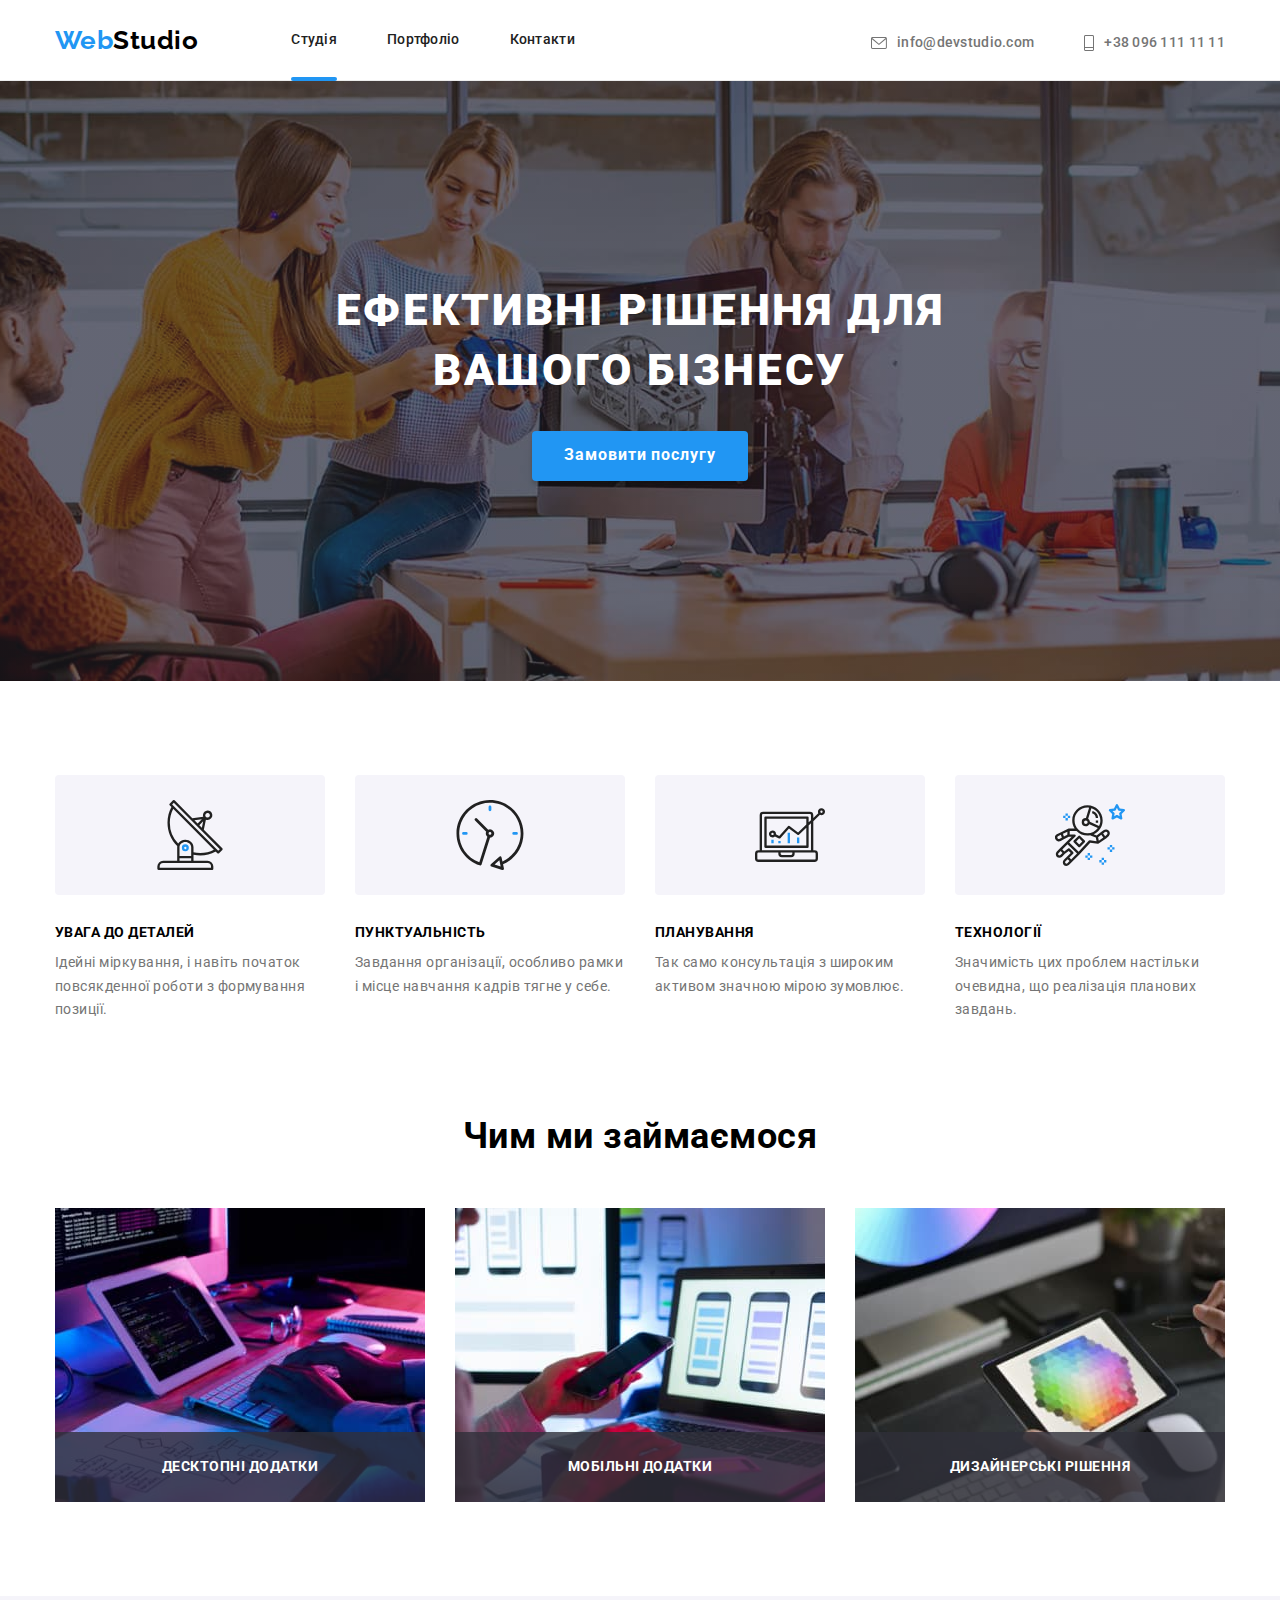
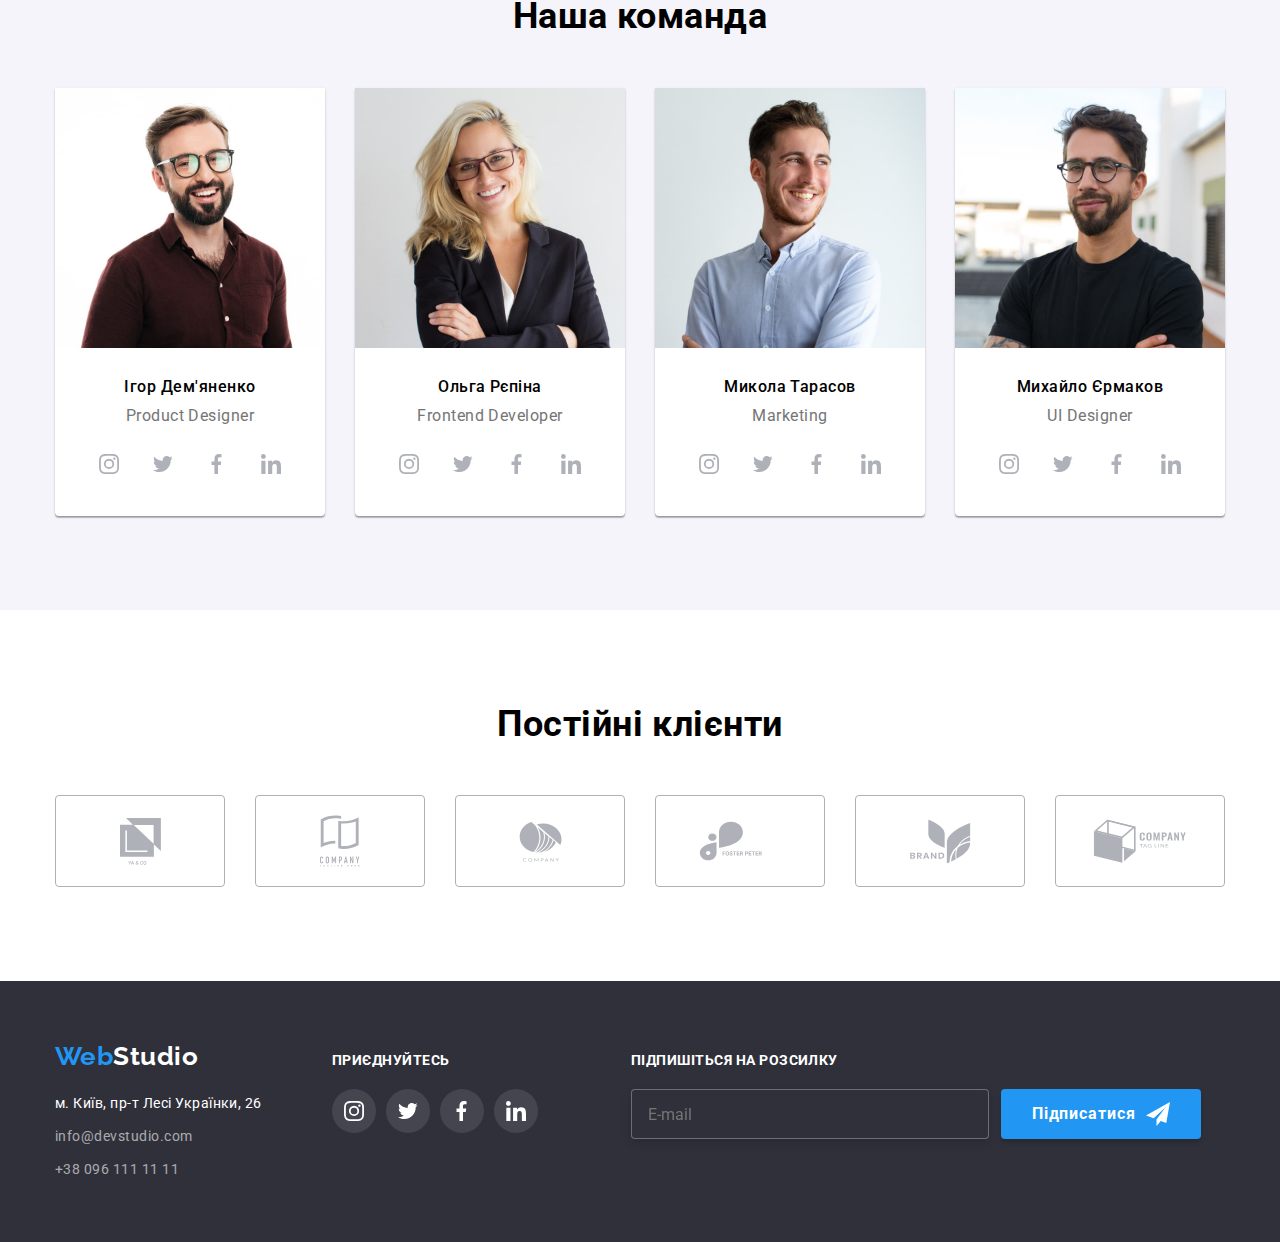
<file: index.html>
<!DOCTYPE html>
<html lang="uk">
  <head>
    <meta charset="UTF-8" />
    <meta http-equiv="X-UA-Compatible" content="IE=edge" />
    <meta name="viewport" content="width=device-width, initial-scale=1.0" />
    <title>Document</title>
    <link rel="stylesheet" href="./css/main.min.css" />
  </head>
  <body>
    <header class="header">
      <div class="container container--flex">
        <nav class="header__nav">
          <a class="logo" href="./index.html">Web<span class="logo__text--black">Studio</span></a>
          <ul class="site-nav">
            <li class="site-nav__item">
              <a class="site-nav__link current" href="./index.html">Студія</a>
            </li>
            <li class="site-nav__item">
              <a class="site-nav__link" href="./portfolio.html">Портфоліо</a>
            </li>
            <li class="site-nav__item">
              <a class="site-nav__link" href="./index.html">Контакти</a>
            </li>
          </ul>
        </nav>

        <ul class="header-feedback">
          <li class="header-feedback__item">
            <a class="header-feedback__link" href="mailto:info@devstudio.com">
              <svg class="header-feedback__icon" width="16" height="12">
                <use href="./images/icons.svg#icon-letter"></use>
              </svg>
              info@devstudio.com</a
            >
          </li>
          <li class="header-feedback__item">
            <a class="header-feedback__link" href="tel:+380961111111">
              <svg class="header-feedback__icon" width="10" height="16">
                <use href="./images/icons.svg#icon-mobile"></use>
              </svg>
              +38 096 111 11 11</a
            >
          </li>
        </ul>
      </div>
    </header>

    <main>
      <!-- hero -->

      <section class="hero">
        <div class="container">
          <h1 class="hero-title">Ефективні рішення для вашого бізнесу</h1>
          <button data-modal-open type="button" class="hero-button">Замовити послугу</button>
        </div>
      </section>

      <!-- features -->
      <section class="features">
        <div class="container">
          <h2 class="visually-hidden">Переваги</h2>
          <ul class="features__list">
            <li class="features__item">
              <div class="card-features">
                <svg width="70" height="70">
                  <use href="./images/icons.svg#icon-antenna"></use>
                </svg>
              </div>
              <h3 class="features__title">увага до деталей</h3>
              <p class="features__text">
                Ідейні міркування, і навіть початок повсякденної роботи з формування позиції.
              </p>
            </li>
            <li class="features__item">
              <div class="card-features">
                <svg class="card-features__icon" width="70" height="70">
                  <use href="./images/icons.svg#icon-clock"></use>
                </svg>
              </div>
              <h3 class="features__title">пунктуальність</h3>
              <p class="features__text">
                Завдання організації, особливо рамки і місце навчання кадрів тягне у себе.
              </p>
            </li>
            <li class="features__item">
              <div class="card-features">
                <svg class="card-features__icon" width="70" height="70">
                  <use href="./images/icons.svg#icon-diagram"></use>
                </svg>
              </div>
              <h3 class="features__title">планування</h3>
              <p class="features__text">
                Так само консультація з широким активом значною мірою зумовлює.
              </p>
            </li>
            <li class="features__item">
              <div class="card-features">
                <svg class="card-features__icon" width="70" height="70">
                  <use href="./images/icons.svg#icon-astronaut"></use>
                </svg>
              </div>
              <h3 class="features__title">технології</h3>
              <p class="features__text">
                Значимість цих проблем настільки очевидна, що реалізація планових завдань.
              </p>
            </li>
          </ul>
        </div>
      </section>

      <!-- project -->
      <section class="project">
        <div class="container">
          <h2 class="title">Чим ми займаємося</h2>

          <ul class="project__list">
            <li class="project__item">
              <div class="card-project">
                <img src="./images/planning.jpg" alt="планування" width="370" />
                <p class="card-project__text">Десктопні додатки</p>
              </div>
            </li>
            <li class="project__item">
              <div class="card-project">
                <img src="./images/writing.jpg" alt="написання" width="370" />
                <p class="card-project__text">Мобільні додатки</p>
              </div>
            </li>
            <li class="project__item">
              <div class="card-project">
                <img src="./images/personification.jpg" alt="втілення" width="370" />
                <p class="card-project__text">Дизайнерські рішення</p>
              </div>
            </li>
          </ul>
        </div>
      </section>

      <!-- team -->
      <section class="team">
        <div class="container">
          <h2 class="title">Наша команда</h2>

          <ul class="team__list">
            <li class="card-team">
              <img src="./images/igor_demyanenko.jpg" alt="Ігор Дем'яненко" width="270" />
              <div class="card-team__content">
                <h3 class="card-team__caption">Ігор Дем'яненко</h3>
                <p class="card-team__text">Product Designer</p>
              </div>
              <div class="socials-container">
                <ul class="socials">
                  <li class="socials__item">
                    <a class="socials__link" href="#" aria-label="instagram">
                      <svg class="socials__icon" width="20" ; height="20" ;>
                        <use href="./images/icons.svg#icon-instagram"></use></svg
                    ></a>
                  </li>
                  <li class="socials__item">
                    <a class="socials__link" href="#" aria-label="twitter">
                      <svg class="socials__icon" width="20" ; height="20" ;>
                        <use href="./images/icons.svg#icon-twitter"></use></svg
                    ></a>
                  </li>
                  <li class="socials__item">
                    <a class="socials__link" href="#" aria-label="facebook">
                      <svg class="socials__icon" width="20" ; height="20" ;>
                        <use href="./images/icons.svg#icon-facebook"></use></svg
                    ></a>
                  </li>
                  <li class="socials__item">
                    <a class="socials__link" href="#" aria-label="linkedin">
                      <svg class="socials__icon" width="20" ; height="20" ;>
                        <use href="./images/icons.svg#icon-linkedin"></use></svg
                    ></a>
                  </li>
                </ul>
              </div>
            </li>
            <li class="card-team">
              <img src="./images/olga_repina.jpg" alt="Ольга Рєпіна" width="270" />
              <div class="card-team__content">
                <h3 class="card-team__caption">Ольга Рєпіна</h3>
                <p class="card-team__text">Frontend Developer</p>
              </div>
              <div class="socials-container">
                <ul class="socials">
                  <li class="socials__item">
                    <a class="socials__link" href="#" aria-label="instagram">
                      <svg class="socials__icon" width="20" ; height="20" ;>
                        <use href="./images/icons.svg#icon-instagram"></use></svg
                    ></a>
                  </li>
                  <li class="socials__item">
                    <a class="socials__link" href="#" aria-label="twitter">
                      <svg class="socials__icon" width="20" ; height="20" ;>
                        <use href="./images/icons.svg#icon-twitter"></use></svg
                    ></a>
                  </li>
                  <li class="socials__item">
                    <a class="socials__link" href="#" aria-label="facebook">
                      <svg class="socials__icon" width="20" ; height="20" ;>
                        <use href="./images/icons.svg#icon-facebook"></use></svg
                    ></a>
                  </li>
                  <li class="socials__item">
                    <a class="socials__link" href="#" aria-label="linkedin">
                      <svg class="socials__icon" width="20" ; height="20" ;>
                        <use href="./images/icons.svg#icon-linkedin"></use></svg
                    ></a>
                  </li>
                </ul>
              </div>
            </li>
            <li class="card-team">
              <img src="./images/mikola_tarasov.jpg" alt="Микола Тарасов" width="270" />
              <div class="card-team__content">
                <h3 class="card-team__caption">Микола Тарасов</h3>
                <p class="card-team__text">Marketing</p>
              </div>
              <div class="socials-container">
                <ul class="socials">
                  <li class="socials__item">
                    <a class="socials__link" href="#" aria-label="instagram">
                      <svg class="socials__icon" width="20" ; height="20" ;>
                        <use href="./images/icons.svg#icon-instagram"></use></svg
                    ></a>
                  </li>
                  <li class="socials__item">
                    <a class="socials__link" href="#" aria-label="twitter">
                      <svg class="socials__icon" width="20" ; height="20" ;>
                        <use href="./images/icons.svg#icon-twitter"></use></svg
                    ></a>
                  </li>
                  <li class="socials__item">
                    <a class="socials__link" href="#" aria-label="facebook">
                      <svg class="socials__icon" width="20" ; height="20" ;>
                        <use href="./images/icons.svg#icon-facebook"></use></svg
                    ></a>
                  </li>
                  <li class="socials__item">
                    <a class="socials__link" href="#" aria-label="linkedin">
                      <svg class="socials__icon" width="20" ; height="20" ;>
                        <use href="./images/icons.svg#icon-linkedin"></use></svg
                    ></a>
                  </li>
                </ul>
              </div>
            </li>
            <li class="card-team">
              <img src="./images/mikhaylo_yermakov.jpg" alt="Михайло Єрмаков" width="270" />
              <div class="card-team__content">
                <h3 class="card-team__caption">Михайло Єрмаков</h3>
                <p class="card-team__text">UI Designer</p>
              </div>
              <div class="socials-container">
                <ul class="socials">
                  <li class="socials__item">
                    <a class="socials__link" href="#" aria-label="instagram">
                      <svg class="socials__icon" width="20" ; height="20" ;>
                        <use href="./images/icons.svg#icon-instagram"></use></svg
                    ></a>
                  </li>
                  <li class="socials__item">
                    <a class="socials__link" href="#" aria-label="twitter">
                      <svg class="socials__icon" width="20" ; height="20" ;>
                        <use href="./images/icons.svg#icon-twitter"></use></svg
                    ></a>
                  </li>
                  <li class="socials__item">
                    <a class="socials__link" href="#" aria-label="facebook">
                      <svg class="socials__icon" width="20" ; height="20" ;>
                        <use href="./images/icons.svg#icon-facebook"></use></svg
                    ></a>
                  </li>
                  <li class="socials__item">
                    <a class="socials__link" href="#" aria-label="linkedin">
                      <svg class="socials__icon" width="20" ; height="20" ;>
                        <use href="./images/icons.svg#icon-linkedin"></use></svg
                    ></a>
                  </li>
                </ul>
              </div>
            </li>
          </ul>
        </div>
      </section>
      <!-- regular customers -->
      <section class="customer">
        <div class="container">
          <h2 class="title">Постійні клієнти</h2>
          <ul class="customer__list">
            <li class="customer__item">
              <a class="customer__link" href="#">
                <svg class="customer__icon" width="41" height="47">
                  <use href="./images/icons.svg#icon-company_ya_co"></use></svg
              ></a>
            </li>
            <li class="customer__item">
              <a class="customer__link" href="#">
                <svg class="customer__icon" width="40" height="52">
                  <use href="./images/icons.svg#icon-company_tagline"></use></svg
              ></a>
            </li>
            <li class="customer__item">
              <a class="customer__link" href="#">
                <svg class="customer__icon" width="43" height="41">
                  <use href="./images/icons.svg#icon-company"></use></svg
              ></a>
            </li>
            <li class="customer__item">
              <a class="customer__link" href="#">
                <svg class="customer__icon" width="85" height="40">
                  <use href="./images/icons.svg#icon-company_foster"></use></svg
              ></a>
            </li>
            <li class="customer__item">
              <a class="customer__link" href="#">
                <svg class="customer__icon" width="63" height="45">
                  <use href="./images/icons.svg#icon-company_brand"></use></svg
              ></a>
            </li>
            <li class="customer__item">
              <a class="customer__link" href="#">
                <svg class="customer__icon" width="94" height="44">
                  <use href="./images/icons.svg#icon-company_tagline_end"></use></svg
              ></a>
            </li>
          </ul>
        </div>
      </section>
    </main>
    <!-- footer -->
    <footer class="footer">
      <div class="container container--flex">
        <div class="footer__address">
          <a class="logo" href="./index.html"> Web<span class="logo__text--white">Studio</span> </a>
          <address class="address">
            <ul class="address__list">
              <li class="address__item">
                <a
                  class="address__link"
                  href="https://goo.gl/maps/zHuhAnmV3VbSAH6N6"
                  target="_blank"
                  rel="noopener noreferrer"
                  >м. Київ, пр-т Лесі Українки, 26</a
                >
              </li>
              <li class="address__item">
                <a class="address__link" href="mailto:info@devstudio.com">info@devstudio.com</a>
              </li>
              <li class="address__item">
                <a class="address__link" href="tel:+380961111111">+38 096 111 11 11</a>
              </li>
            </ul>
          </address>
        </div>
        <div class="footer__socials">
          <p class="footer__text">приєднуйтесь</p>
          <ul class="socials">
            <li class="socials__item">
              <a class="socials__link socials__link--footer" href="#" aria-label="instagram">
                <svg class="socials__icon" width="20" ; height="20" ;>
                  <use href="./images/icons.svg#icon-instagram"></use></svg
              ></a>
            </li>
            <li class="socials__item">
              <a class="socials__link socials__link--footer" href="#" aria-label="twitter">
                <svg class="socials__icon" width="20" ; height="20" ;>
                  <use href="./images/icons.svg#icon-twitter"></use></svg
              ></a>
            </li>
            <li class="socials__item">
              <a class="socials__link socials__link--footer" href="#" aria-label="facebook">
                <svg class="socials__icon" width="20" ; height="20" ;>
                  <use href="./images/icons.svg#icon-facebook"></use></svg
              ></a>
            </li>
            <li class="socials__item">
              <a class="socials__link socials__link--footer" href="#" aria-label="linkedin">
                <svg class="socials__icon" width="20" ; height="20" ;>
                  <use href="./images/icons.svg#icon-linkedin"></use></svg
              ></a>
            </li>
          </ul>
        </div>
        <div class="footer__subscription">
          <p class="footer__text">Підпишіться на розсилку</p>
          <form class="footer__form">
            <label for="mail"></label>
            <input class="footer__input" type="email" name="mail" id="mail" placeholder="E-mail" />

            <button class="button" type="submit">
              Підписатися
              <svg class="button__icon" width="24" height="24">
                <use href="./images/icons.svg#send-mail"></use>
              </svg>
            </button>
          </form>
        </div>
      </div>
    </footer>

    <!-- modal -->
    <div class="backdrop is-hidden" data-modal>
      <div class="modal">
        <button class="button-modal" data-modal-close>
          <svg class="button-modal__icon" width="11" height="11">
            <use href="./images/icons.svg#icon-close"></use>
          </svg>
        </button>
        <form class="form-modal">
          <b class="form-modal__text">Залиште свої дані, ми вам передзвонимо</b>

          <label class="form-field">
            <span class="form-field__text">Ім'я</span>
            <input class="form-field__input" type="name" name="name" />
            <svg class="form-field__icon" width="18" height="18">
              <use href="./images/icons.svg#modal-name"></use>
            </svg>
          </label>

          <label class="form-field">
            <span class="form-field__text">Телефон</span>
            <input class="form-field__input" type="tel" name="tel" />
            <svg class="form-field__icon" width="18" height="18">
              <use href="./images/icons.svg#modal-phone"></use>
            </svg>
          </label>

          <label class="form-field">
            <span class="form-field__text">Пошта</span>
            <input class="form-field__input" type="email" name="mail" />
            <svg class="form-field__icon" width="18" height="18">
              <use href="./images/icons.svg#modal-mail"></use>
            </svg>
          </label>

          <label class="form-field">
            <span class="form-field__text">Коментар</span>
            <textarea
              class="form-field__comment"
              name="comment"
              cols="30"
              rows="10"
              placeholder="Введіть текст"
            ></textarea>
          </label>

          <div class="form-chekbox">
            <label class="form-chekbox__label">
              <input class="form-chekbox__input" type="checkbox" name="policy" />
              <span class="form-chekbox__text">Погоджуюся з розсилкою та приймаю</span>
              <a class="form-chekbox__links" href="./index.html">Умови договору</a>
            </label>
          </div>

          <button class="button button--centered" type="submit">Відправити</button>
        </form>
      </div>
    </div>

    <script src="./js/modal.js"></script>
  </body>
</html>
</file>
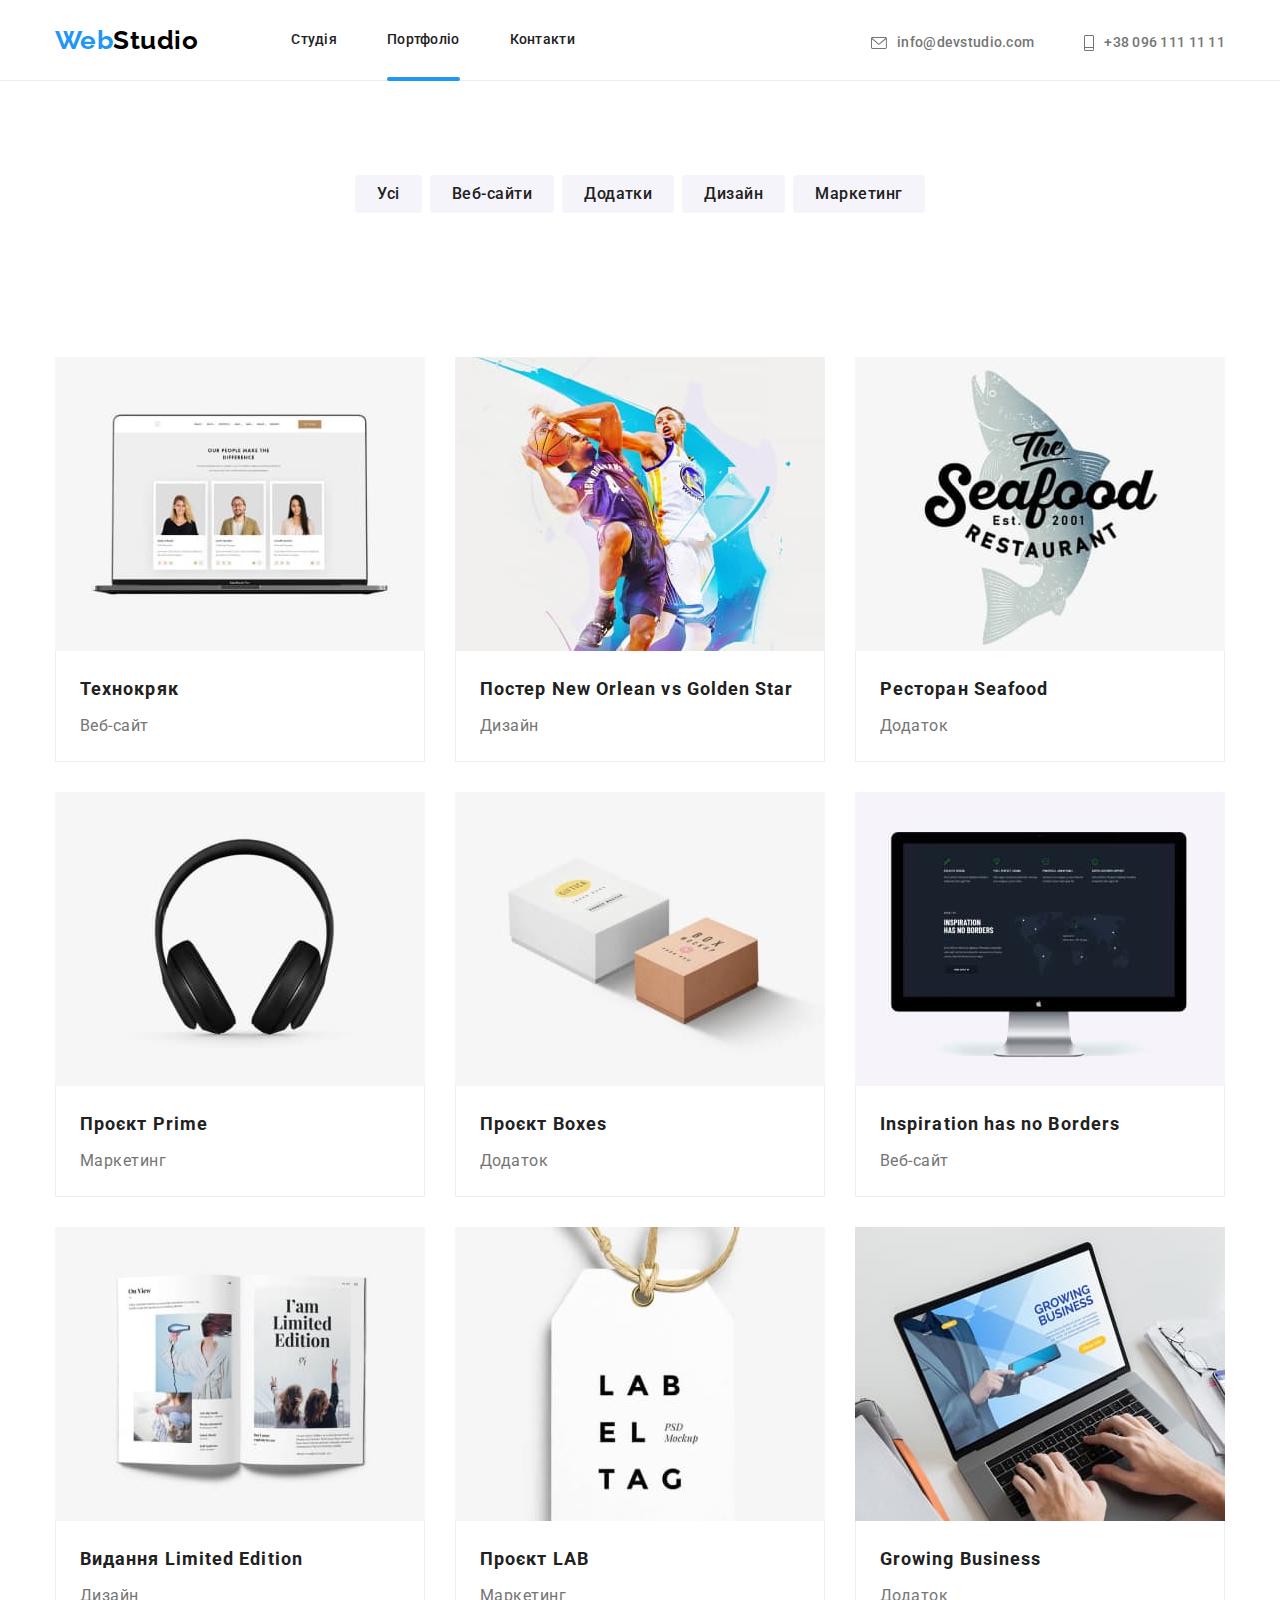
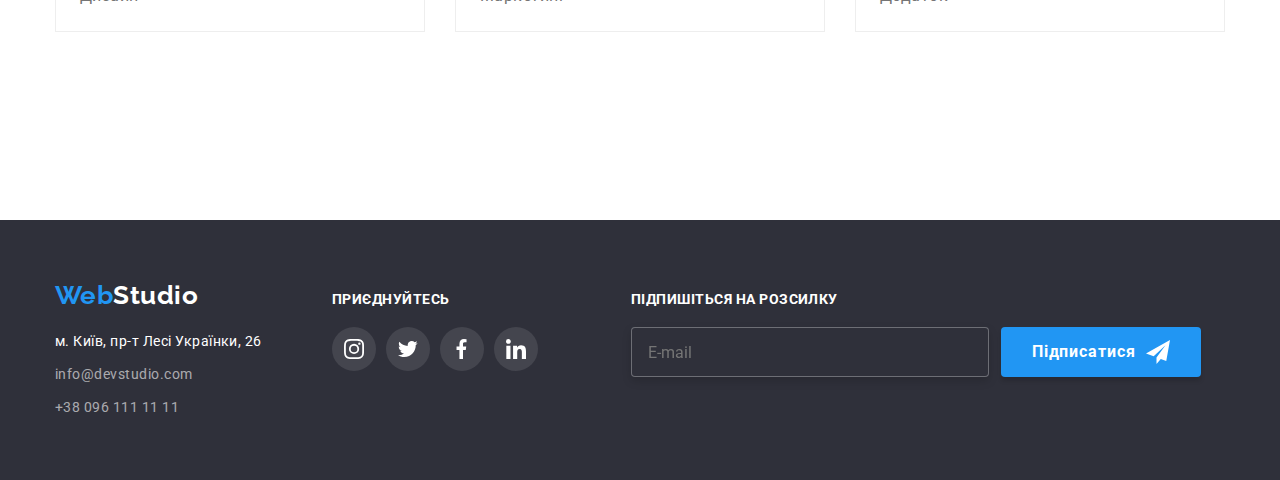
<file: portfolio.html>
<!DOCTYPE html>
<html lang="uk">
  <head>
    <meta charset="UTF-8" />
    <meta http-equiv="X-UA-Compatible" content="IE=edge" />
    <meta name="viewport" content="width=device-width, initial-scale=1.0" />
    <title>Document</title>
    <link rel="stylesheet" href="./css/main.min.css" />
  </head>
  <body>
    <header class="header">
      <div class="container container--flex">
        <nav class="header__nav">
          <a class="logo" href="./index.html">Web<span class="logo__text--black">Studio</span></a>
          <ul class="site-nav">
            <li class="site-nav__item">
              <a class="site-nav__link" href="./index.html">Студія</a>
            </li>
            <li class="site-nav__item">
              <a class="site-nav__link current" href="./portfolio.html">Портфоліо</a>
            </li>
            <li class="site-nav__item">
              <a class="site-nav__link" href="./index.html">Контакти</a>
            </li>
          </ul>
        </nav>

        <ul class="header-feedback">
          <li class="header-feedback__item">
            <a class="header-feedback__link" href="mailto:info@devstudio.com">
              <svg class="header-feedback__icon" width="16" height="12">
                <use href="./images/icons.svg#icon-letter"></use>
              </svg>
              info@devstudio.com</a
            >
          </li>
          <li class="header-feedback__item">
            <a class="header-feedback__link" href="tel:+380961111111">
              <svg class="header-feedback__icon" width="10" height="16">
                <use href="./images/icons.svg#icon-mobile"></use>
              </svg>
              +38 096 111 11 11</a
            >
          </li>
        </ul>
      </div>
    </header>

    <main>
      <!-- portfolio -->
      <section class="portfolio">
        <h1 class="visually-hidden">портфоліо</h1>
        <div class="container">
          <ul class="function">
            <li class="function__item">
              <button type="button" class="function__button">Усі</button>
            </li>
            <li class="function__item">
              <button type="button" class="function__button">Веб-сайти</button>
            </li>
            <li class="function__item">
              <button type="button" class="function__button">Додатки</button>
            </li>
            <li class="function__item">
              <button type="button" class="function__button">Дизайн</button>
            </li>
            <li class="function__item">
              <button type="button" class="function__button">Маркетинг</button>
            </li>
          </ul>
        </div>
        <div class="container">
          <ul class="project">
            <li class="project__items">
              <a class="project__link" href="#">
                <div class="overlay">
                  <img src="./images/technokryak.jpg" alt="технокряк" width="370" />
                  <div class="overlay__link">
                    <p class="overlay__text">
                      Ресурс пропонує комплексні пропозиції з різним рівнем функціоналу та сервісів.
                      Все це дозволить відвідувачу отримати вичерпні відомості про компанію чи
                      приватну особу.
                    </p>
                  </div>
                </div>
                <div class="project__content">
                  <h2 class="project__title">Технокряк</h2>
                  <p class="project__text">Веб-сайт</p>
                </div>
              </a>
            </li>
            <li class="project__items">
              <a class="project__link" href="#">
                <div class="overlay">
                  <img
                    src="./images/poster_orlean.jpg"
                    alt="постер New Orlean vs Golden Star"
                    width="370"
                  />
                  <div class="overlay__link">
                    <p class="overlay__text">
                      Ресурс пропонує комплексні пропозиції з різним рівнем функціоналу та сервісів.
                      Все це дозволить відвідувачу отримати вичерпні відомості про компанію чи
                      приватну особу.
                    </p>
                  </div>
                </div>
                <div class="project__content">
                  <h2 class="project__title">Постер New Orlean vs Golden Star</h2>
                  <p class="project__text">Дизайн</p>
                </div>
              </a>
            </li>
            <li class="project__items">
              <a class="project__link" href="#">
                <div class="overlay">
                  <img src="./images/restaurans_seafod.jpg" alt="Ресторан Seafood" width="370" />
                  <div class="overlay__link">
                    <p class="overlay__text">
                      Ресурс пропонує комплексні пропозиції з різним рівнем функціоналу та сервісів.
                      Все це дозволить відвідувачу отримати вичерпні відомості про компанію чи
                      приватну особу.
                    </p>
                  </div>
                </div>
                <div class="project__content">
                  <h2 class="project__title">Ресторан Seafood</h2>
                  <p class="project__text">Додаток</p>
                </div></a
              >
            </li>
            <li class="project__items">
              <a class="project__link" href="#"
                ><div class="overlay">
                  <img src="./images/project_prime.jpg" alt="Проєкт Prime" width="370" />
                  <div class="overlay__link">
                    <p class="overlay__text">
                      Ресурс пропонує комплексні пропозиції з різним рівнем функціоналу та сервісів.
                      Все це дозволить відвідувачу отримати вичерпні відомості про компанію чи
                      приватну особу.
                    </p>
                  </div>
                </div>
                <div class="project__content">
                  <h2 class="project__title">Проєкт Prime</h2>
                  <p class="project__text">Маркетинг</p>
                </div></a
              >
            </li>
            <li class="project__items">
              <a class="project__link" href="#"
                ><div class="overlay">
                  <img src="./images/project_boxes.jpg" alt="Проєкт Boxes" width="370" />
                  <div class="overlay__link">
                    <p class="overlay__text">
                      Ресурс пропонує комплексні пропозиції з різним рівнем функціоналу та сервісів.
                      Все це дозволить відвідувачу отримати вичерпні відомості про компанію чи
                      приватну особу.
                    </p>
                  </div>
                </div>
                <div class="project__content">
                  <h2 class="project__title">Проєкт Boxes</h2>
                  <p class="project__text">Додаток</p>
                </div></a
              >
            </li>
            <li class="project__items">
              <a class="project__link" href="#"
                ><div class="overlay">
                  <img
                    src="./images/inspiration_borders.jpg"
                    alt="натхнення не має кордонів"
                    width="370"
                  />
                  <div class="overlay__link">
                    <p class="overlay__text">
                      Ресурс пропонує комплексні пропозиції з різним рівнем функціоналу та сервісів.
                      Все це дозволить відвідувачу отримати вичерпні відомості про компанію чи
                      приватну особу.
                    </p>
                  </div>
                </div>
                <div class="project__content">
                  <h2 class="project__title">Inspiration has no Borders</h2>
                  <p class="project__text">Веб-сайт</p>
                </div></a
              >
            </li>
            <li class="project__items">
              <a class="project__link" href="#"
                ><div class="overlay">
                  <img src="./images/books_limited.jpg" alt="видання limited edition" width="370" />
                  <div class="overlay__link">
                    <p class="overlay__text">
                      Ресурс пропонує комплексні пропозиції з різним рівнем функціоналу та сервісів.
                      Все це дозволить відвідувачу отримати вичерпні відомості про компанію чи
                      приватну особу.
                    </p>
                  </div>
                </div>
                <div class="project__content">
                  <h2 class="project__title">Видання Limited Edition</h2>
                  <p class="project__text">Дизайн</p>
                </div></a
              >
            </li>
            <li class="project__items">
              <a class="project__link" href="#"
                ><div class="overlay">
                  <img src="./images/project_lab.jpg" alt="проєкт lab" width="370" />
                  <div class="overlay__link">
                    <p class="overlay__text">
                      Ресурс пропонує комплексні пропозиції з різним рівнем функціоналу та сервісів.
                      Все це дозволить відвідувачу отримати вичерпні відомості про компанію чи
                      приватну особу.
                    </p>
                  </div>
                </div>
                <div class="project__content">
                  <h2 class="project__title">Проєкт LAB</h2>
                  <p class="project__text">Маркетинг</p>
                </div></a
              >
            </li>
            <li class="project__items">
              <a class="project__link" href="#">
                <div class="overlay">
                  <img src="./images/growing_busines.jpg" alt="зростаючий бізнес" width="370" />
                  <div class="overlay__link">
                    <p class="overlay__text">
                      Ресурс пропонує комплексні пропозиції з різним рівнем функціоналу та сервісів.
                      Все це дозволить відвідувачу отримати вичерпні відомості про компанію чи
                      приватну особу.
                    </p>
                  </div>
                </div>
                <div class="project__content">
                  <h2 class="project__title">Growing Business</h2>
                  <p class="project__text">Додаток</p>
                </div>
              </a>
            </li>
          </ul>
        </div>
      </section>
    </main>
    <!-- footer -->
    <footer class="footer">
      <div class="container container--flex">
        <div class="footer__address">
          <a class="logo" href="./index.html"> Web<span class="logo__text--white">Studio</span> </a>
          <address class="address">
            <ul class="address__list">
              <li class="address__item">
                <a
                  class="address__link"
                  href="https://goo.gl/maps/zHuhAnmV3VbSAH6N6"
                  target="_blank"
                  rel="noopener noreferrer"
                  >м. Київ, пр-т Лесі Українки, 26</a
                >
              </li>
              <li class="address__item">
                <a class="address__link" href="mailto:info@devstudio.com">info@devstudio.com</a>
              </li>
              <li class="address__item">
                <a class="address__link" href="tel:+380961111111">+38 096 111 11 11</a>
              </li>
            </ul>
          </address>
        </div>
        <div class="footer__socials">
          <p class="footer__text">приєднуйтесь</p>
          <ul class="socials">
            <li class="socials__item">
              <a class="socials__link socials__link--footer" href="#" aria-label="instagram">
                <svg class="socials__icon" width="20" ; height="20" ;>
                  <use href="./images/icons.svg#icon-instagram"></use></svg
              ></a>
            </li>
            <li class="socials__item">
              <a class="socials__link socials__link--footer" href="#" aria-label="twitter">
                <svg class="socials__icon" width="20" ; height="20" ;>
                  <use href="./images/icons.svg#icon-twitter"></use></svg
              ></a>
            </li>
            <li class="socials__item">
              <a class="socials__link socials__link--footer" href="#" aria-label="facebook">
                <svg class="socials__icon" width="20" ; height="20" ;>
                  <use href="./images/icons.svg#icon-facebook"></use></svg
              ></a>
            </li>
            <li class="socials__item">
              <a class="socials__link socials__link--footer" href="#" aria-label="linkedin">
                <svg class="socials__icon" width="20" ; height="20" ;>
                  <use href="./images/icons.svg#icon-linkedin"></use></svg
              ></a>
            </li>
          </ul>
        </div>
        <div class="footer__subscription">
          <p class="footer__text">Підпишіться на розсилку</p>
          <form class="footer__form">
            <label for="mail"></label>
            <input class="footer__input" type="email" name="mail" id="mail" placeholder="E-mail" />

            <button class="button" type="submit">
              Підписатися
              <svg class="button__icon" width="24" height="24">
                <use href="./images/icons.svg#send-mail"></use>
              </svg>
            </button>
          </form>
        </div>
      </div>
    </footer>
  </body>
</html>
</file>
<file: css/main.min.css>
@import"https://fonts.googleapis.com/css2?family=Raleway:wght@700&family=Roboto:wght@400;500;700;900&display=swap";/*! modern-normalize v1.1.0 | MIT License | https://github.com/sindresorhus/modern-normalize */*,::before,::after{box-sizing:border-box}html{line-height:1.15;-webkit-text-size-adjust:100%;-moz-tab-size:4;-o-tab-size:4;tab-size:4}body{margin:0;font-family:system-ui,-apple-system,"Segoe UI",Roboto,Helvetica,Arial,sans-serif,"Apple Color Emoji","Segoe UI Emoji"}hr{height:0;color:inherit}abbr[title]{-webkit-text-decoration:underline dotted;text-decoration:underline dotted}b,strong{font-weight:bolder}code,kbd,samp,pre{font-family:ui-monospace,SFMono-Regular,Consolas,"Liberation Mono",Menlo,monospace;font-size:1em}small{font-size:80%}sub,sup{font-size:75%;line-height:0;position:relative;vertical-align:baseline}sub{bottom:-0.25em}sup{top:-0.5em}table{text-indent:0;border-color:inherit}button,input,optgroup,select,textarea{font-family:inherit;font-size:100%;line-height:1.15;margin:0}button,select{text-transform:none}button,[type=button],[type=reset],[type=submit]{-webkit-appearance:button}::-moz-focus-inner{border-style:none;padding:0}:-moz-focusring{outline:1px dotted ButtonText}:-moz-ui-invalid{box-shadow:none}legend{padding:0}progress{vertical-align:baseline}::-webkit-inner-spin-button,::-webkit-outer-spin-button{height:auto}[type=search]{-webkit-appearance:textfield;outline-offset:-2px}::-webkit-search-decoration{-webkit-appearance:none}::-webkit-file-upload-button{-webkit-appearance:button;font:inherit}summary{display:list-item}body{background-color:var(--margin-white-color);color:var(--prymary-text-color);font-family:Roboto,sans-serif;letter-spacing:.03em}h1,h2,h3,h4,h5,h6,p{margin:0}a{text-decoration:none;color:inherit}ul{margin:0;padding:0;list-style:none}img{display:block;max-width:100%;height:auto}button{cursor:pointer}.container{width:1200px;padding-left:15px;padding-right:15px;margin:0 auto}.visually-hidden{position:absolute;width:1px;height:1px;margin:-1px;border:0;padding:0;white-space:nowrap;-webkit-clip-path:inset(100%);clip-path:inset(100%);clip:rect(0 0 0 0);overflow:hidden}.is-hidden{opacity:0;pointer-events:none;visibility:hidden}.logo{color:#2196f3;font-family:Raleway,cursive;font-weight:700;font-size:26px;line-height:1.19}.logo__text--black{color:#000}.logo__text--white{color:#fff}.title{font-weight:700;font-size:36px;line-height:1.16;text-align:center}.button,.hero-button{display:flex;align-items:center;justify-content:center;width:200px;height:50px;outline:rgba(0,0,0,0);font-weight:700;font-size:16px;line-height:1.9;letter-spacing:.06em;box-shadow:0px 4px 4px rgba(0,0,0,.15);border-radius:4px;border:none;color:#fff;background:#2196f3}.header{border-bottom:1px solid #ececec}.container--flex{display:flex;align-items:center}.header__nav{display:flex;align-items:center}.site-nav{display:flex;margin-left:93px;font-weight:500;font-size:14px;line-height:1.14;letter-spacing:.02em}.site-nav__item{margin-left:50px}.site-nav__item:first-child{margin-left:0px}.site-nav__link{position:relative;display:block;padding-top:32px;padding-bottom:32px;transition:color 250ms cubic-bezier(0.4, 0, 0.2, 1);color:#212121}.site-nav__link:hover,.site-nav__link:focus{color:#2196f3}.current::after{display:flex;position:absolute;content:"";min-width:100%;height:4px;left:0px;bottom:-1px;background-color:#2196f3;border-radius:2px}.header-feedback{display:flex;padding-left:0;margin-left:auto;font-weight:500;font-size:14px;line-height:1.14;letter-spacing:.02em}.header-feedback__item{margin-left:50px}.header-feedback__item:first-child{margin-left:0}.header-feedback__link{display:flex;align-items:center;transition:color 250ms cubic-bezier(0.4, 0, 0.2, 1);color:#757575}.header-feedback__link:hover,.header-feedback__link:focus{color:#2196f3}.header-feedback__icon{margin-right:10px;fill:currentColor}.socials{display:flex}.socials__item{margin-right:10px}.socials__item:last-child{margin-right:0}.socials__link,.socials__link--footer{display:inline-flex;align-items:center;justify-content:center;width:44px;height:44px;border-radius:50%;outline-style:none;transition:color 250ms cubic-bezier(0.4, 0, 0.2, 1),background-color 250ms cubic-bezier(0.4, 0, 0.2, 1);color:#afb1b8}.socials__link:hover,.socials__link--footer:hover,.socials__link:focus,.socials__link--footer:focus{background-color:#2196f3;color:#fff}.socials__icon{fill:currentColor}.hero{max-width:1600px;max-height:600px;padding-top:200px;padding-bottom:200px;margin-left:auto;margin-right:auto;text-align:center;background-color:var(--accent-fon-color);background-image:linear-gradient(to right, rgba(47, 48, 58, 0.4), rgba(47, 48, 58, 0.4)),url("../images/hero_background.jpg");background-repeat:no-repeat;background-position:center;background-size:cover}.hero-title{max-width:696px;margin-left:auto;margin-right:auto;margin-bottom:30px;text-transform:uppercase;color:#fff;font-weight:900;font-size:44px;line-height:1.36;letter-spacing:.06em}.hero-button{width:216px;margin:0 auto}.hero-button:hover,.hero-button:focus{background-color:#188ce8}.features{padding-top:94px}.features__list{display:flex;flex-wrap:wrap;gap:30px}.features__item{flex-basis:calc((100% - 90px)/4)}.card-features{display:inline-flex;justify-content:center;align-items:center;width:270px;height:120px;margin-bottom:30px;background-color:#f5f4fa;border-radius:4px}.features__title{margin-top:0;margin-bottom:10px;text-transform:uppercase;font-weight:700;font-size:14px;line-height:1.14}.features__text{margin-top:0;margin-bottom:0;color:#757575;font-size:14px;line-height:1.71}.project{padding-top:94px;padding-bottom:94px}.title{margin-bottom:50px}.project__list{display:flex;gap:30px}.card-project{position:relative}.card-project__text{position:absolute;display:flex;align-items:center;justify-content:center;left:0;bottom:0;min-width:100%;min-height:70px;font-weight:700;font-size:14px;line-height:1.14;text-transform:uppercase;color:#fff;background-color:rgba(47,48,58,.8)}.team{padding-bottom:94px;background-color:#f5f4fa}.title{margin-bottom:50px}.team__list{display:flex;flex-wrap:wrap;gap:30px}.card-team{flex-basis:calc((100% - 90px)/4);background-color:#fff;box-shadow:0px 1px 3px rgba(0,0,0,.12),0px 1px 1px rgba(0,0,0,.14),0px 2px 1px rgba(0,0,0,.2);border-radius:0px 0px 4px 4px}.card-team__content{padding-top:30px}.card-team__caption{margin-bottom:10px;font-weight:500;font-size:16px;line-height:1.18;text-align:center}.card-team__text{margin-bottom:16px;font-size:16px;line-height:1.18;text-align:center;color:#757575}.socials-container{padding:0 32px 30px 32px}.customer{padding-top:94px;padding-bottom:94px}.title{margin-bottom:50px}.customer__list{display:flex}.customer__item:not(:last-child){margin-right:30px}.customer__link{display:inline-flex;align-items:center;justify-content:center;width:170px;height:92px;border:1px solid #afb1b8;border-radius:4px;outline-style:none;transition:border-color 250ms cubic-bezier(0.4, 0, 0.2, 1),color 250ms cubic-bezier(0.4, 0, 0.2, 1);color:#afb1b8}.customer__link:hover,.customer__link:focus{border-color:#2196f3;color:#2196f3}.customer__icon{fill:currentColor}.footer{padding-top:60px;padding-bottom:60px;background-color:#2f303a}.container--flex{display:flex;align-items:baseline}.footer__address{margin-right:70px}.logo__text--white{color:#fff}.address{margin-top:20px}.address__item{margin-bottom:9px;font-style:normal;font-weight:400;font-size:14px;line-height:1.71;color:rgba(255,255,255,.6)}.address__item:first-child{color:#fff}.address__item:last-child{margin-bottom:0}.address__link{transition:color 250ms cubic-bezier(0.4, 0, 0.2, 1)}.address__link:hover,.address__link:focus{color:#2196f3}.footer__socials{margin-right:93px}.footer__text{margin-bottom:20px;font-weight:700;font-size:14px;line-height:1.14;text-transform:uppercase;color:#fff}.socials__link--footer{transition:background-color 250ms cubic-bezier(0.4, 0, 0.2, 1);background-color:rgba(255,255,255,.1);color:#fff}.socials__link--footer:hover,.socials__link--footer:focus{background-color:#2196f3}.footer__form{display:flex}.footer__input{display:flex;width:358px;height:50px;outline:rgba(0,0,0,0);margin-right:12px;padding:15px 16px;cursor:pointer;font-weight:400;font-size:16px;line-height:1.25;color:#fff;background-color:#2f303a;border:1px solid rgba(255,255,255,.3);filter:drop-shadow(0px 4px 4px rgba(0, 0, 0, 0.15));border-radius:4px}.footer__input:-moz-placeholder-shown{color:rgba(255,255,255,.6)}.footer__input:-ms-input-placeholder{color:rgba(255,255,255,.6)}.footer__input:placeholder-shown{color:rgba(255,255,255,.6)}.button__icon{margin-left:10px;fill:currentColor}.backdrop{position:fixed;top:0;left:0;width:100%;height:100%;transition:opacity 250ms cubic-bezier(0.4, 0, 0.2, 1),visibility 250ms cubic-bezier(0.4, 0, 0.2, 1);background-color:rgba(0,0,0,.2)}.modal{position:absolute;top:50%;left:50%;padding:40px;min-width:528px;min-height:581px;transform:translate(-50%, -50%) scale(1);transition:transform 250ms cubic-bezier(0.4, 0, 0.2, 1);background-color:#fff;box-shadow:0px 1px 3px rgba(0,0,0,.12),0px 1px 1px rgba(0,0,0,.14),0px 2px 1px rgba(0,0,0,.2);border-radius:4px}.backdrop.is-hidden .modal{transform:translate(-50%, -50%) scale(0.9)}.button-modal{position:absolute;top:8px;right:8px;display:flex;align-items:center;justify-content:center;width:30px;height:30px;cursor:pointer;transition:fill 250ms cubic-bezier(0.4, 0, 0.2, 1);outline-style:none;border-radius:50%;border:1px solid rgba(0,0,0,.1);background-color:#fff}.button-modal__icon{transition:fill 250ms cubic-bezier(0.4, 0, 0.2, 1)}.button-modal:hover .button-modal__icon,.button-modal:focus .button-modal__icon{fill:#2196f3}.form-modal{width:448px}.form-modal__text{display:block;margin-bottom:12px;text-align:center;font-weight:700;font-size:20px;line-height:1.15;color:#212121}.form-field{position:relative;display:flex;flex-direction:column;width:100%}.form-field textarea{resize:none}.form-field__text{margin-bottom:4px;font-weight:400;font-size:12px;line-height:14px;letter-spacing:.01em;color:#757575}.form-field__input{margin-bottom:10px;padding:12px 12px 12px 42px;cursor:pointer;height:40px;border:1px solid rgba(33,33,33,.2);border-radius:4px;outline:rgba(0,0,0,0);transition:border-color 250ms cubic-bezier(0.4, 0, 0.2, 1)}.form-field__input:hover,.form-field__input:focus{border-color:#2196f3}.form-field__icon{position:absolute;top:28px;left:11px;fill:currentColor;transition:fill 250ms cubic-bezier(0.4, 0, 0.2, 1)}.form-field__input:hover~.form-field__icon,.form-field__input:focus~.form-field__icon{fill:#2196f3}.form-field__comment{height:120px;padding:12px 16px;margin-bottom:20px;cursor:pointer;transition:border-color 250ms cubic-bezier(0.4, 0, 0.2, 1);outline:rgba(0,0,0,0);border:1px solid rgba(33,33,33,.2);border-radius:4px}.form-field__comment:-moz-placeholder-shown{font-weight:400;font-size:12px;line-height:14px;letter-spacing:.01em;color:rgba(117,117,117,.5)}.form-field__comment:-ms-input-placeholder{font-weight:400;font-size:12px;line-height:14px;letter-spacing:.01em;color:rgba(117,117,117,.5)}.form-field__comment:placeholder-shown{font-weight:400;font-size:12px;line-height:14px;letter-spacing:.01em;color:rgba(117,117,117,.5)}.form-field__comment:hover,.form-field__comment:focus{border-color:#2196f3}.form-chekbox{margin-bottom:30px;text-align:center;font-weight:400;font-size:14px;line-height:1.7;color:#757575}.form-chekbox__label{display:inline-flex;align-items:center}.form-chekbox__input{-webkit-appearance:none;-moz-appearance:none;appearance:none;width:16px;height:15px;margin-right:4px;border:2px solid #212121;border-radius:2px}.form-chekbox__input:checked{background-image:url("data:image/svg+xml;charset=UTF-8,%3csvg width='16' height='15' fill='none' xmlns='http://www.w3.org/2000/svg'%3e%3crect width='16' height='15' rx='2' fill='%232196F3'/%3e%3cpath d='m3.957 7.752-.069-.066-.069.065-.888.842-.076.072.076.073 3.496 3.334.069.066.069-.066 7.504-7.158.076-.073-.076-.072-.882-.841-.069-.066-.069.066-6.553 6.246-2.539-2.422Z' fill='%23fff' stroke='%23fff' stroke-width='.2'/%3e%3c/svg%3e");background-position:center;background-size:contain;background-origin:border-box;background-color:#2196f3;border-color:#2196f3}.form-chekbox__text{-webkit-user-select:none;-moz-user-select:none;-ms-user-select:none;user-select:none}.form-chekbox__links{margin-left:2px;color:#2196f3}.button--centered{margin:0 auto}.portfolio{padding-top:94px;padding-bottom:94px}.function{display:flex;padding-left:0;margin-bottom:50px;justify-content:center}.function__item{margin-left:8px}.function__item:first-child{margin-left:0}.function__button{border:none;border-radius:4px;padding:6px 22px;font-family:inherit;font-weight:500;font-size:16px;line-height:1.62;letter-spacing:.03em;transition:background-color 250ms cubic-bezier(0.4, 0, 0.2, 1),color 250ms cubic-bezier(0.4, 0, 0.2, 1),box-shadow 250ms cubic-bezier(0.4, 0, 0.2, 1);background-color:#f5f4fa;color:#212121}.function__button:hover,.function__button:focus{background-color:#2196f3;color:#fff;box-shadow:0px 3px 1px rgba(0,0,0,.1),0px 1px 2px rgba(0,0,0,.08),0px 2px 2px rgba(0,0,0,.12)}.project{display:flex;flex-wrap:wrap;gap:30px}.project__items{flex-basis:calc((100% - 60px)/3);cursor:pointer;transition:box-shadow 250ms cubic-bezier(0.4, 0, 0.2, 1)}.project__items:hover,.project__items:focus{box-shadow:0px 1px 1px rgba(0,0,0,.12),0px 4px 4px rgba(0,0,0,.06),1px 4px 6px rgba(0,0,0,.16)}.overlay{position:relative;overflow:hidden}.overlay__link{position:absolute;top:0;left:0;width:370px;height:294px;padding:63px 24px;transform:translateY(101%);transition:transform 250ms cubic-bezier(0.4, 0, 0.2, 1);background-color:rgba(33,150,243,.9)}.project__link:hover .overlay__link,.project__link:focus .overlay__link{transform:translateY(0)}.overlay__text{font-weight:400;font-size:18px;line-height:1.55;color:#fff}.project__content{padding:20px 24px;border:1px solid #eee;border-top:none}.project__title{margin-bottom:4px;font-weight:700;font-size:18px;line-height:2;letter-spacing:.06em;color:#212121}.project__text{margin-bottom:0;color:#757575;font-size:16px;line-height:1.87}/*# sourceMappingURL=main.min.css.map */
</file>
